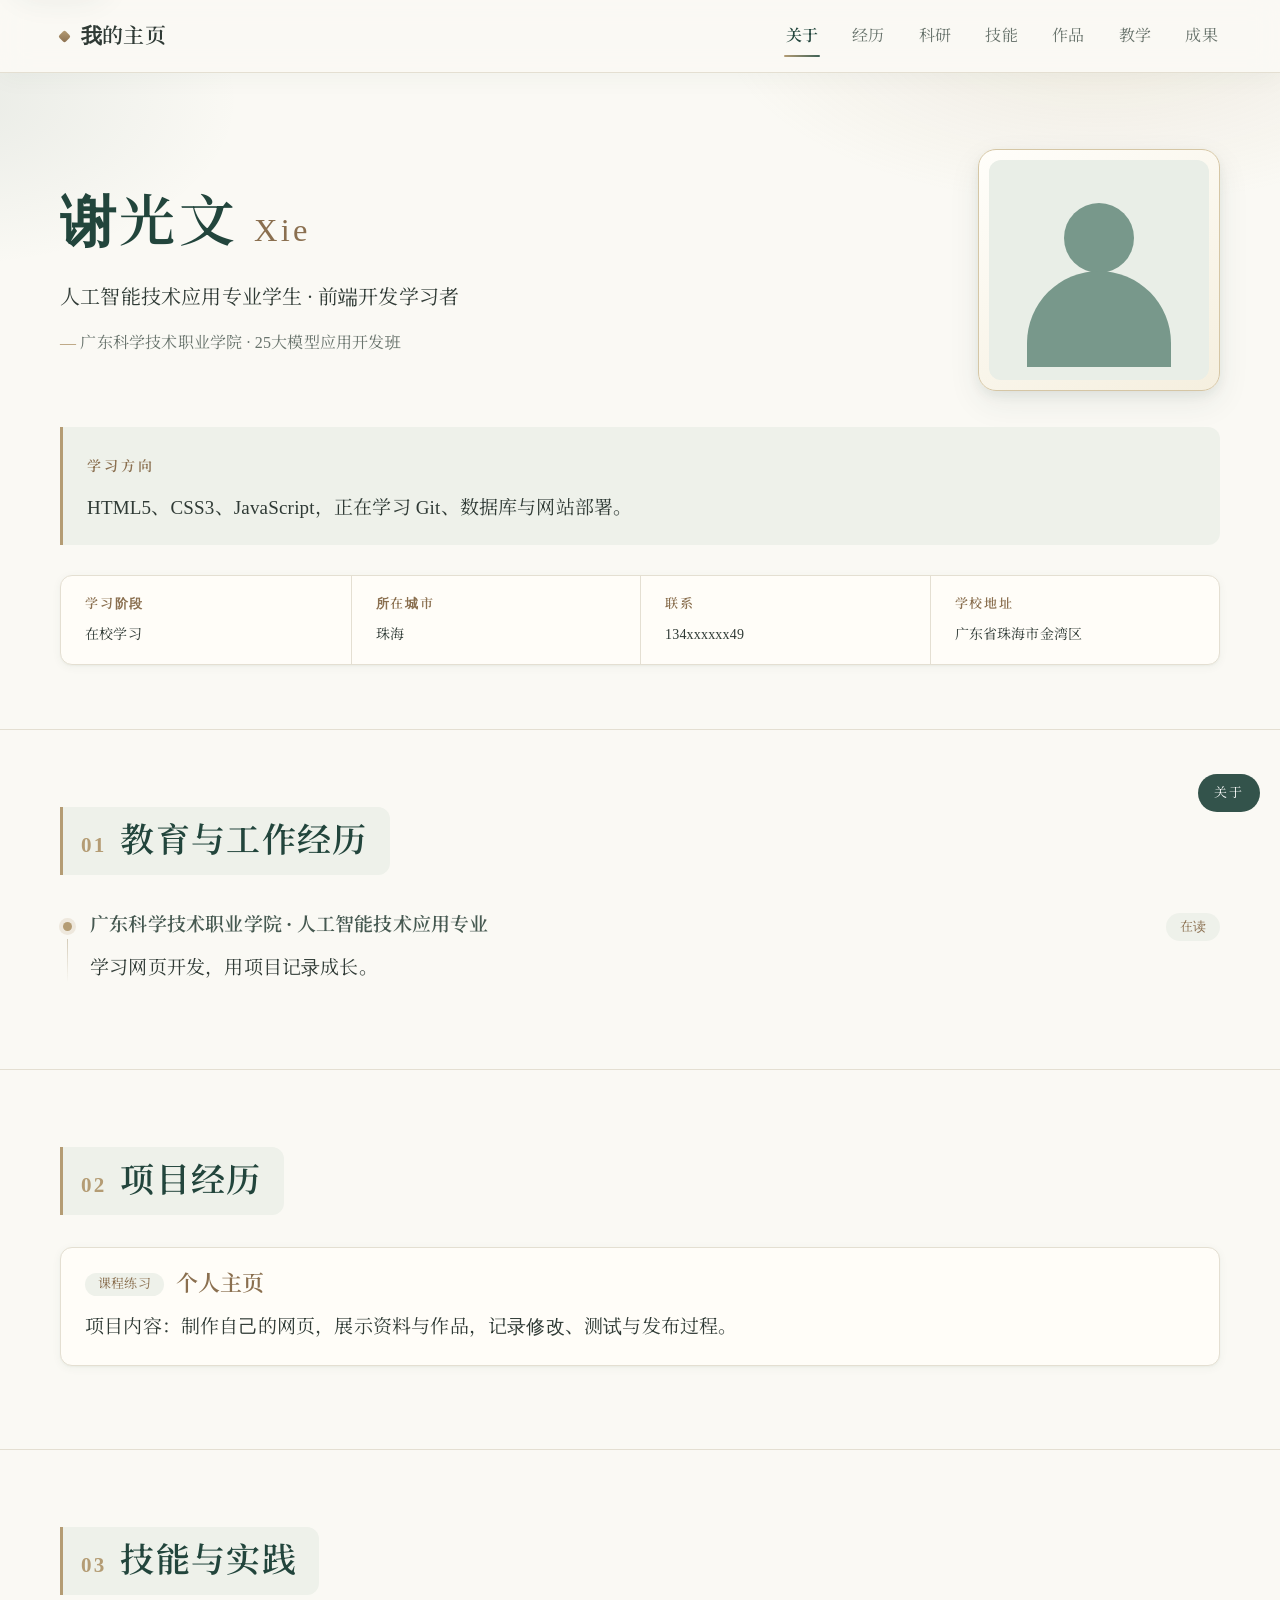
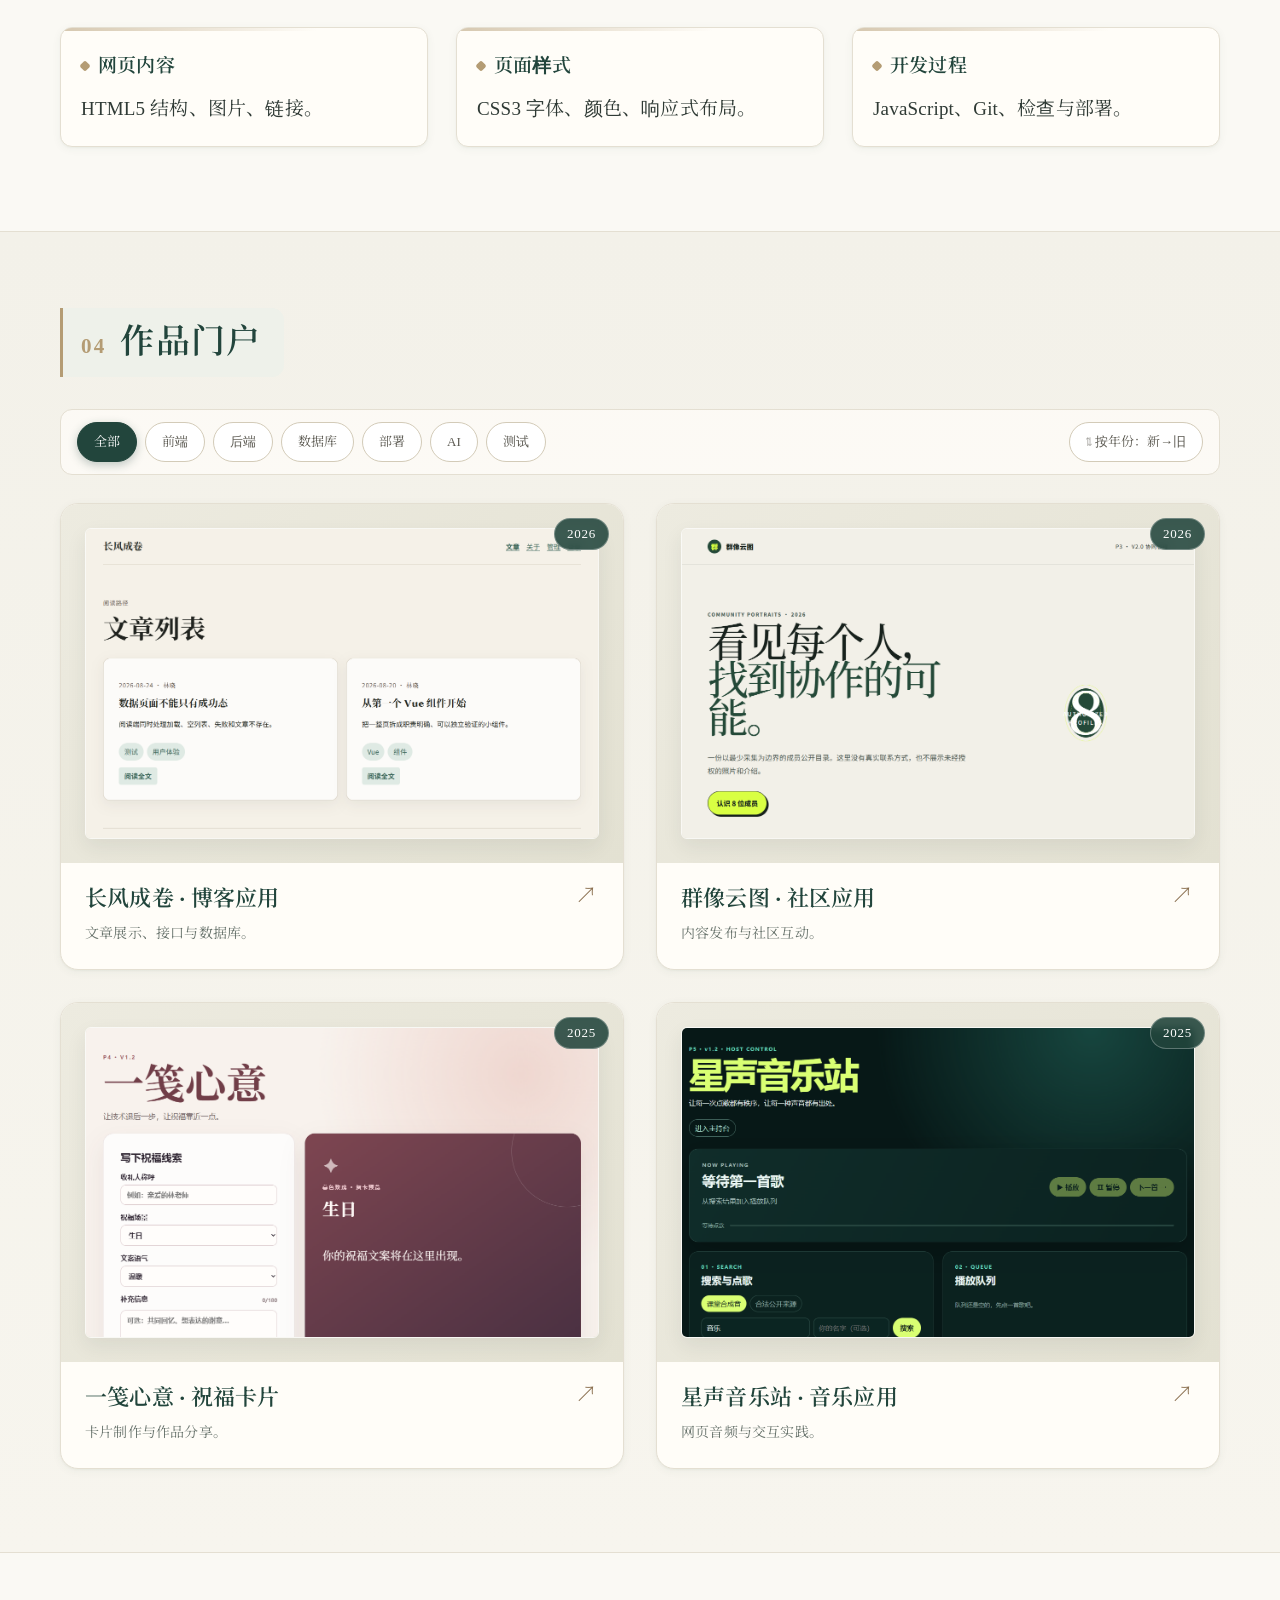
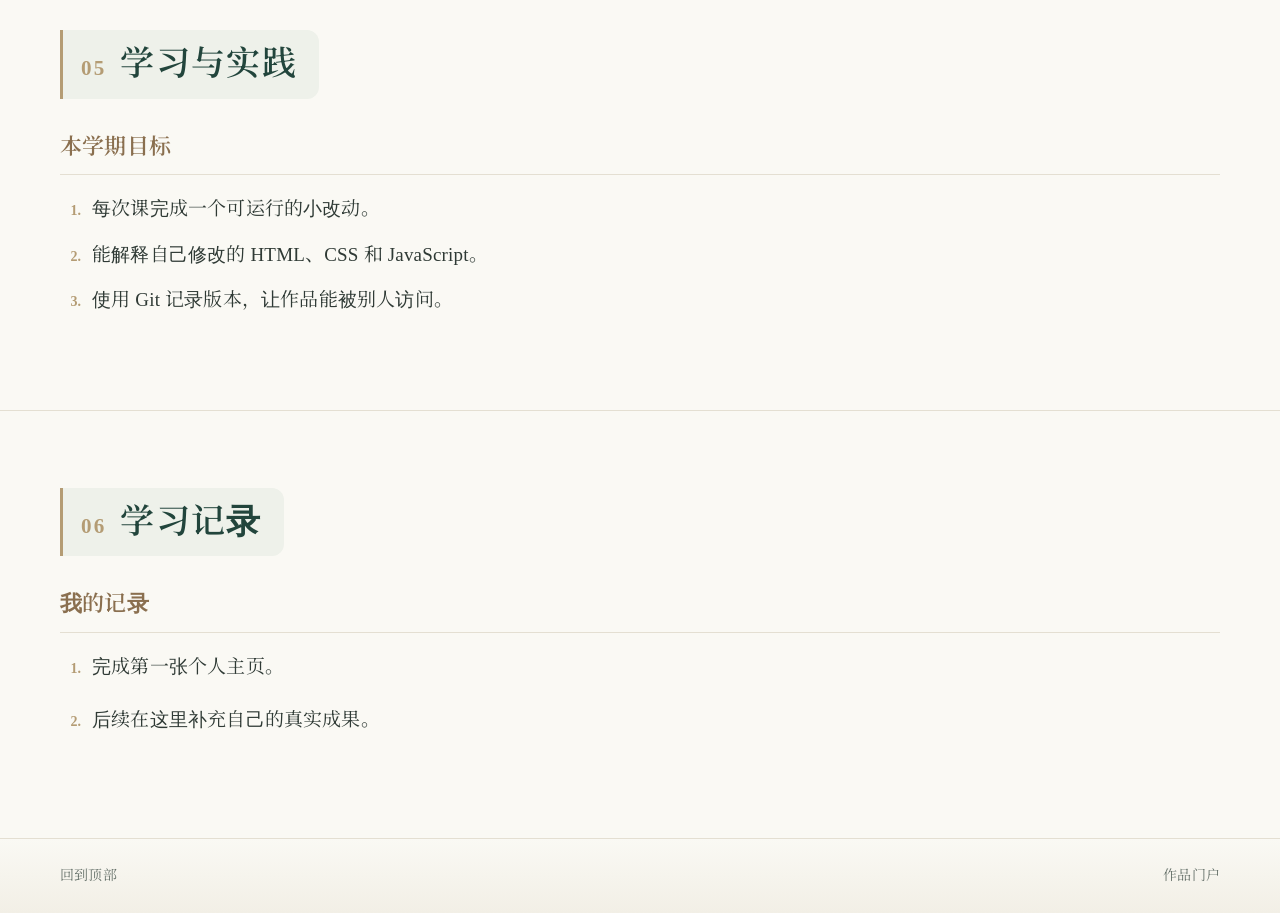
<file: work_0928-main/index.html>
<!DOCTYPE html>
<html lang="zh-CN">
<head>
  <meta charset="utf-8">
  <meta name="viewport" content="width=device-width, initial-scale=1">
  <!-- noindex：课程练习站点，不希望被搜索引擎收录 -->
  <meta name="robots" content="noindex, nofollow">
  <meta name="description" content="课程练习：个人介绍、技能与作品门户。">
  <title>我的个人主页</title>
  <link rel="icon" type="image/svg+xml" href="assets/favicon.svg">
  <link rel="stylesheet" href="styles.css">
  <!-- 脚本全部 defer：HTML 解析完成后按顺序执行，不阻塞渲染。
       works-data.js（作品数据）必须先于 works-render.js（渲染逻辑）加载。 -->
  <script src="works-data.js" defer></script>
  <script src="works-render.js" defer></script>
  <script src="app.js" defer></script>
</head>
<body>

  <!-- 无障碍：键盘用户可跳过导航直达正文 -->
  <a class="skip-link" href="#main">跳到正文</a>

  <!-- 顶部阅读进度条：宽度由 app.js 按滚动比例设置 -->
  <div class="reading-progress" id="reading-progress" aria-hidden="true"></div>

  <!-- ════════════════════════════════════════════════════════════
       头部导航
       维护：新增/删除栏目时，在这里同步增删 <a href="#栏目ID">，
       页面主体再放一个 id 相同的 <section> 即可，其余自动生效
       （当前项高亮、右下角指示器由 app.js 依据这里的文字生成）。
       ════════════════════════════════════════════════════════════ -->
  <header class="site-header">
    <div class="container header-inner">
      <a class="brand" href="#about">我的主页</a>
      <nav aria-label="主导航">
        <a href="#about">关于</a>
        <a href="#experience">经历</a>
        <a href="#projects">科研</a>
        <a href="#skills">技能</a>
        <a href="#portfolio">作品</a>
        <a href="#teaching">教学</a>
        <a href="#publications">成果</a>
      </nav>
    </div>
  </header>

  <main id="main">
    <!-- ════════════════════════════════════════════════════════════
         内容维护指南
         · 新增栏目：复制下方任意一个 <section class="section"> 块，
           改掉 id 与标题文字，并到顶部 <nav> 加一个对应链接。
         · 新增作品：只改 works-data.js（数据与视图分离），不动本文件。
         · 栏目淡入、导航高亮等交互由 app.js 自动接管，无需额外代码。
         · 所有栏目共用 section → container → 标题/内容 结构，
           样式统一由 styles.css 控制。
         ════════════════════════════════════════════════════════════ -->

    <!-- ──────────────── ① 关于（首屏）──────────────── -->
    <!-- 练习：修改姓名、研究方向、头像路径和联系方式。 -->
    <section class="hero" id="about">
      <div class="container">
        <div class="hero-top">
          <div class="hero-copy">
            <h1>谢光文<span>Xie</span></h1>
            <p class="hero-role">人工智能技术应用专业学生 · 前端开发学习者</p>
            <p class="hero-school">广东科学技术职业学院 · 25大模型应用开发班</p>
          </div>
          <div class="hero-visual">
            <figure>
              <img src="assets/avatar.svg" alt="个人头像占位图，请替换为自己的图片" width="220" height="220">
            </figure>
          </div>
        </div>

        <div class="research-direction" id="research-direction">
          <span class="eyebrow">学习方向</span>
          <p>HTML5、CSS3、JavaScript，正在学习 Git、数据库与网站部署。</p>
        </div>

        <!-- 基本资料：四格信息卡，按需增删 <div> 格子（桌面端自动均分） -->
        <div class="profile-details">
          <div>
            <span>学习阶段</span>
            <p>在校学习</p>
          </div>
          <div>
            <span>所在城市</span>
            <p>珠海</p>
          </div>
          <div>
            <span>联系</span>
            <p>134xxxxxx49</p>
          </div>
          <div>
            <span>学校地址</span>
            <p>广东省珠海市金湾区</p>
          </div>
        </div>
      </div>
    </section>

    <!-- ──────────────── ② 教育与工作经历 ──────────────── -->
    <!-- 练习：复制 .experience-item 可增加一条自己的经历。 -->
    <section class="section" id="experience">
      <div class="container">
        <header class="section-heading">
          <h2>教育与工作经历</h2>
        </header>
        <div class="section-content">
          <div class="experience-item">
            <p class="experience-heading">
              <strong>广东科学技术职业学院 · 人工智能技术应用专业</strong>
              <time>在读</time>
            </p>
            <p class="experience-detail">学习网页开发，用项目记录成长。</p>
          </div>
        </div>
      </div>
    </section>

    <!-- ──────────────── ③ 项目经历 ──────────────── -->
    <section class="section" id="projects">
      <div class="container">
        <header class="section-heading">
          <h2>项目经历</h2>
        </header>
        <div class="section-content">
          <article class="research-item">
            <h3><time>课程练习</time>个人主页</h3>
            <p>项目内容：制作自己的网页，展示资料与作品，记录修改、测试与发布过程。</p>
          </article>
        </div>
      </div>
    </section>

    <!-- ──────────────── ④ 技能与实践 ──────────────── -->
    <section class="section" id="skills">
      <div class="container">
        <header class="section-heading">
          <h2>技能与实践</h2>
        </header>
        <div class="section-content">
          <ul class="skills-list">
            <li><strong>网页内容</strong>HTML5 结构、图片、链接。</li>
            <li><strong>页面样式</strong>CSS3 字体、颜色、响应式布局。</li>
            <li><strong>开发过程</strong>JavaScript、Git、检查与部署。</li>
          </ul>
        </div>
      </div>
    </section>

    <!-- ──────────────── ⑤ 作品门户 ──────────────── -->
    <!-- 卡片不写在 HTML 里：works-render.js 依据 works-data.js 渲染，
         增删作品、改标题、换封面只动数据文件，天然不会出现两处不同步。
         筛选/排序工具条里的按钮同样由 JS 生成，不写 JS 时页面照常显示
         noscript 兜底提示。 -->
    <section class="section" id="portfolio">
      <div class="container">
        <header class="section-heading">
          <h2>作品门户</h2>
        </header>

        <div class="works-toolbar">
          <div class="works-tags" id="works-tags"></div>
          <button class="works-sort" id="works-sort" type="button">按年份：新→旧</button>
        </div>

        <noscript>
          <p class="works-notice">作品列表需要 JavaScript 渲染；当前未启用脚本，作品清单见 works-data.js。</p>
        </noscript>
        <ol class="portfolio-list"></ol>
      </div>
    </section>

    <!-- ──────────────── ⑥ 学习与实践 ──────────────── -->
    <section class="section" id="teaching">
      <div class="container">
        <header class="section-heading">
          <h2>学习与实践</h2>
        </header>
        <div class="section-content">
          <div class="teaching-group">
            <h3>本学期目标</h3>
            <ol>
              <li>每次课完成一个可运行的小改动。</li>
              <li>能解释自己修改的 HTML、CSS 和 JavaScript。</li>
              <li>使用 Git 记录版本，让作品能被别人访问。</li>
            </ol>
          </div>
        </div>
      </div>
    </section>

    <!-- ──────────────── ⑦ 学习记录 ──────────────── -->
    <section class="section" id="publications">
      <div class="container">
        <header class="section-heading">
          <h2>学习记录</h2>
        </header>
        <div class="section-content">
          <div class="publication-group">
            <h3>我的记录</h3>
            <ol class="references">
              <li>完成第一张个人主页。</li>
              <li>后续在这里补充自己的真实成果。</li>
            </ol>
          </div>
        </div>
      </div>
    </section>
  </main>

  <!-- 以下两块由 app.js 控制：不写 JS 时它们存在但不可见 -->
  <p class="section-indicator" id="section-indicator" aria-live="polite"></p>
  <button class="to-top" id="to-top" type="button" aria-label="返回页面顶部">↑</button>

  <footer>
    <div class="container footer-inner">
      <a href="#about">回到顶部</a>
      <a href="#portfolio">作品门户</a>
    </div>
  </footer>

</body>
</html>
</file>
<file: work_0928-main/styles.css>
/* ══════════════════════════════════════════════════════════════
   设计系统 · 个人主页
   结构：① 设计令牌 ② 基础排版 ③ 头部导航 ④ 首屏 Hero
        ⑤ 通用栏目 ⑥ 内容组件 ⑦ 作品门户 ⑧ 页脚
        ⑨ JS 驱动的固定元素 ⑩ 响应式 ⑪ 动效偏好 / 打印
   说明：所有颜色、字号、间距、阴影、圆角、动效统一走 :root 令牌，
        JS 依赖的类名契约（is-current / is-visible / aria-pressed…）全部保留。
   ══════════════════════════════════════════════════════════════ */

/* ---------- ① 字体 ---------- */
/* 1. 中文用本地思源宋体，英文优先 Times New Roman。 */
@font-face {
  font-family: "Resume Serif SC";
  src: url("assets/noto-serif-sc-400.woff2") format("woff2");
  font-style: normal;
  font-weight: 400;
  font-display: swap;
}
@font-face {
  font-family: "Resume Serif SC";
  src: url("assets/noto-serif-sc-600.woff2") format("woff2");
  font-style: normal;
  font-weight: 600 900;
  font-display: swap;
}

/* ---------- ② 设计令牌 ---------- */
:root {
  /* 色彩系统：墨绿主色、古铜辅色、香槟金点缀、宣纸底色 */
  --c-ink: #2f3a35;            /* 正文 */
  --c-ink-soft: #68736c;       /* 次要文字 */
  --c-heading: #22453c;        /* 一级标题 · 墨绿 */
  --c-accent: #3e6156;         /* 强调 · 松绿 */
  --c-bronze: #8a6f4f;         /* 次级标题 · 古铜 */
  --c-gold: #b49c74;           /* 点缀 · 香槟金 */
  --c-gold-soft: #d5c6a5;      /* 浅金（悬停描边） */

  --c-paper: #faf9f4;          /* 页面底色 */
  --c-card: #fffdf8;           /* 卡片底色 */
  --c-wash: #eef1ea;           /* 浅绿洗色 */
  --c-line: #e4dfd2;           /* 常规分隔线 */
  --c-line-strong: #d3cbb8;    /* 加重分隔线 */

  /* 字体层级（流式 clamp：小屏取下限，大屏取上限） */
  --font-serif: "Times New Roman", "Resume Serif SC", "Noto Serif SC", "Songti SC", SimSun, serif;
  --fs-display: clamp(2.375rem, 1.6rem + 2.6vw, 3.5rem);   /* h1 38→56 */
  --fs-title: clamp(1.625rem, 1.25rem + 1.4vw, 2.125rem);  /* h2 26→34 */
  --fs-subtitle: clamp(1.1875rem, 1.05rem + 0.5vw, 1.375rem); /* h3 19→22 */
  --fs-body: clamp(1.0625rem, 0.95rem + 0.35vw, 1.1875rem);/* 正文 17→19 */
  --fs-small: 1rem;
  --fs-caption: 0.875rem;
  --fs-tiny: 0.8125rem;

  /* 间距规范（4 的倍数） */
  --sp-1: 4px;  --sp-2: 8px;  --sp-3: 12px; --sp-4: 16px;
  --sp-5: 20px; --sp-6: 24px; --sp-8: 32px; --sp-10: 40px;
  --sec-pad-top: clamp(48px, 6vw, 84px);
  --sec-pad-bottom: clamp(52px, 6.5vw, 88px);

  /* 圆角 */
  --r-sm: 6px; --r-md: 12px; --r-lg: 18px; --r-pill: 999px;

  /* 阴影（墨绿色调，柔和不脏） */
  --sh-1: 0 1px 2px rgba(34, 69, 60, .04), 0 2px 10px rgba(34, 69, 60, .05);
  --sh-2: 0 4px 12px rgba(34, 69, 60, .07), 0 12px 32px rgba(34, 69, 60, .08);
  --sh-3: 0 8px 20px rgba(34, 69, 60, .1), 0 20px 48px rgba(34, 69, 60, .13);

  /* 动效令牌 */
  --ease: cubic-bezier(.22, .61, .36, 1);
  --ease-spring: cubic-bezier(.34, 1.4, .64, 1);
  --t-fast: .18s;
  --t-med: .3s;
  --t-slow: .55s;

  /* 布局 */
  --header-h: 72px;
  --container-gap: clamp(36px, 7vw, 96px);
}

/* ---------- ③ 基础排版 ---------- */
* { box-sizing: border-box; }
html {
  scroll-padding-top: calc(var(--header-h) + 24px);
  scroll-behavior: smooth;
  -webkit-text-size-adjust: 100%;
}
body {
  margin: 0;
  color: var(--c-ink);
  background: var(--c-paper);
  font: var(--fs-body)/1.85 var(--font-serif);
  letter-spacing: .01em;
}
a { color: var(--c-accent); text-decoration: none; transition: color var(--t-fast) var(--ease); }
a:hover { text-decoration: underline; text-underline-offset: 5px; }
h1, h2, h3, p, figure { margin: 0; }
h1, h2, h3 { line-height: 1.45; text-wrap: balance; }
h2 { font-size: var(--fs-title); font-weight: 600; color: var(--c-heading); letter-spacing: .04em; }
h3 { font-size: var(--fs-subtitle); font-weight: 600; color: var(--c-bronze); }
img { max-width: 100%; }
button { font: inherit; cursor: pointer; }

/* 统一键盘焦点环：看得清、不突兀 */
:focus-visible { outline: 2px solid var(--c-accent); outline-offset: 3px; border-radius: 3px; }
::selection { background: #dde6d6; color: var(--c-heading); }

/* 细滚动条（仅精确指针设备，避免手机占宽） */
@media (pointer: fine) {
  ::-webkit-scrollbar { width: 10px; height: 10px; }
  ::-webkit-scrollbar-thumb { background: #cdc5af; border: 2px solid var(--c-paper); border-radius: var(--r-pill); }
  ::-webkit-scrollbar-thumb:hover { background: var(--c-gold); }
  ::-webkit-scrollbar-track { background: transparent; }
}

.container { width: min(1160px, calc(100% - var(--container-gap))); margin-inline: auto; }

/* 无障碍跳转链接：聚焦时滑入 */
.skip-link {
  position: fixed; top: 14px; left: 14px; z-index: 100;
  padding: 10px 18px;
  background: var(--c-heading); color: #fff;
  border-radius: var(--r-pill); font-size: var(--fs-caption);
  box-shadow: var(--sh-2);
  transform: translateY(-160%);
  transition: transform var(--t-med) var(--ease);
}
.skip-link:focus { transform: none; text-decoration: none; }

/* ---------- ④ 头部与导航 ---------- */
.site-header {
  position: sticky; top: 0; z-index: 10;
  background: rgba(250, 249, 244, .82);
  backdrop-filter: blur(14px) saturate(140%);
  -webkit-backdrop-filter: blur(14px) saturate(140%);
  border-bottom: 1px solid var(--c-line);
  box-shadow: 0 6px 24px rgba(34, 69, 60, .04);
}
.header-inner {
  display: flex; justify-content: space-between; align-items: center;
  gap: var(--sp-8); min-height: var(--header-h);
}
.brand {
  display: inline-flex; align-items: center; gap: 12px;
  font-size: 21px; font-weight: 600; color: var(--c-ink); white-space: nowrap;
  transition: color var(--t-fast) var(--ease);
}
/* 品牌前的金色菱形标记，与技能卡的项目符号呼应 */
.brand::before {
  content: ""; width: 9px; height: 9px; flex-shrink: 0;
  background: linear-gradient(135deg, var(--c-gold), var(--c-bronze));
  border-radius: 2px; transform: rotate(45deg);
  transition: transform var(--t-med) var(--ease-spring);
}
.brand:hover { color: var(--c-heading); text-decoration: none; }
.brand:hover::before { transform: rotate(225deg) scale(1.15); }

nav { display: flex; gap: clamp(16px, 2.4vw, 30px); }
nav a {
  position: relative; padding: 8px 2px;
  color: var(--c-ink-soft); font-size: var(--fs-small); letter-spacing: .02em;
  transition: color var(--t-fast) var(--ease);
}
/* 悬停/当前项共用一条从左向右生长的金色下划线 */
nav a::after {
  content: ""; position: absolute; left: 0; right: 0; bottom: 2px; height: 2px;
  border-radius: 2px;
  background: linear-gradient(90deg, var(--c-gold), var(--c-accent));
  transform: scaleX(0); transform-origin: left;
  transition: transform var(--t-med) var(--ease);
}
nav a:hover { color: var(--c-accent); text-decoration: none; }
nav a:hover::after { transform: scaleX(.55); }
/* JavaScript 只切换类名；选中时的外观仍由 CSS 负责。 */
nav a.is-current { color: var(--c-heading); font-weight: 600; }
nav a.is-current::after { transform: scaleX(1); }

/* ---------- ⑤ 首屏 Hero ---------- */
.hero {
  position: relative; isolation: isolate;
  padding: clamp(44px, 6vw, 76px) 0 clamp(40px, 5.5vw, 64px);
}
/* 右上暖金 + 左上松绿的两团柔光，营造纸面氛围 */
.hero::before {
  content: ""; position: absolute; inset: 0; z-index: -1;
  background:
    radial-gradient(620px 300px at 86% -8%, rgba(180, 156, 116, .16), transparent 62%),
    radial-gradient(520px 300px at -4% 4%, rgba(62, 97, 86, .09), transparent 56%);
  pointer-events: none;
}
.hero-top {
  display: flex; justify-content: space-between; align-items: center;
  gap: clamp(24px, 4vw, 48px);
}
h1 {
  font-size: var(--fs-display); font-weight: 600; color: var(--c-heading);
  letter-spacing: .06em; margin-bottom: var(--sp-4);
}
h1 span {
  font-size: .58em; font-weight: 400; letter-spacing: .1em;
  color: var(--c-bronze); margin-left: var(--sp-4);
}
.hero-role { margin-bottom: var(--sp-3); font-size: clamp(1.0625rem, 1rem + .4vw, 1.25rem); }
.hero-school { color: var(--c-ink-soft); font-size: var(--fs-small); }
.hero-school::before { content: "— "; color: var(--c-gold); }

/* 头像相框：双描边 + 悬停轻浮起 */
.hero-visual { flex-shrink: 0; }
.hero-visual figure {
  padding: 10px;
  border: 1px solid var(--c-gold-soft);
  background: linear-gradient(150deg, #fffefa, #f5efdf);
  border-radius: var(--r-lg);
  box-shadow: var(--sh-2);
  transition: transform var(--t-med) var(--ease-spring), box-shadow var(--t-med) var(--ease);
}
.hero-visual figure:hover { transform: translateY(-4px) rotate(1.2deg); box-shadow: var(--sh-3); }
.hero-visual img {
  display: block; width: 220px; height: auto; aspect-ratio: 1;
  object-fit: cover; border-radius: calc(var(--r-lg) - 6px);
}

/* 学习方向面板 */
.research-direction {
  margin-top: clamp(24px, 3.5vw, 36px);
  padding: var(--sp-5) var(--sp-6);
  background: var(--c-wash);
  border-left: 3px solid var(--c-gold);
  border-radius: 0 var(--r-md) var(--r-md) 0;
}
.research-direction > span {
  display: inline-block;
  font-size: var(--fs-caption); font-weight: 600; color: var(--c-bronze);
  letter-spacing: .22em;
}
.research-direction p { margin-top: var(--sp-2); font-size: var(--fs-body); }
.research-direction strong { font-weight: 600; color: var(--c-heading); }

/* 基本资料：一张四格信息卡，格线分隔、悬停微亮 */
.profile-details {
  display: grid; grid-template-columns: repeat(4, 1fr);
  margin-top: clamp(20px, 3vw, 30px);
  background: var(--c-card);
  border: 1px solid var(--c-line); border-radius: var(--r-md);
  overflow: hidden; box-shadow: var(--sh-1);
}
.profile-details > div {
  padding: var(--sp-4) var(--sp-6);
  transition: background var(--t-fast) var(--ease);
}
.profile-details > div + div { border-left: 1px solid var(--c-line); }
.profile-details > div:hover { background: #f7f4ea; }
.profile-details > div > span {
  display: block;
  color: var(--c-bronze); font-size: var(--fs-tiny); font-weight: 600;
  letter-spacing: .14em;
}
.profile-details p { margin-top: 6px; font-size: var(--fs-caption); }
.profile-details a { overflow-wrap: anywhere; }

/* ---------- ⑥ 通用栏目 ---------- */
.section { border-top: 1px solid var(--c-line); padding: var(--sec-pad-top) 0 var(--sec-pad-bottom); }
.section-heading { margin-bottom: clamp(22px, 3vw, 32px); }
/* 栏目标题：浅绿洗色块 + 金色左边条 + 自动编号（01 / 02…） */
.section-heading h2 {
  display: inline-flex; align-items: baseline; gap: 14px;
  padding: 9px 22px 10px 18px;
  border-left: 3px solid var(--c-gold);
  background: var(--c-wash);
  border-radius: 0 var(--r-md) var(--r-md) 0;
}
.section-heading h2::before {
  content: counter(section-index, decimal-leading-zero);
  counter-increment: section-index;
  font-size: .62em; font-weight: 600; color: var(--c-gold);
  letter-spacing: .1em; font-variant-numeric: tabular-nums;
}
/* 编号从第一个 .section 数起，Hero 不参与 */
main { counter-reset: section-index; }

/* 经历条目：细时间线（金点 + 竖线） */
.experience-item { position: relative; margin-bottom: var(--sp-6); padding-left: 30px; }
.experience-item:last-child { margin-bottom: 0; }
.experience-item::before {
  content: ""; position: absolute; left: 3px; top: 15px;
  width: 9px; height: 9px; border-radius: 50%;
  background: var(--c-gold);
  box-shadow: 0 0 0 4px rgba(180, 156, 116, .18);
}
.experience-item::after {
  content: ""; position: absolute; left: 7px; top: 32px; bottom: 4px; width: 1px;
  background: linear-gradient(var(--c-line-strong), transparent);
}
.experience-heading { display: flex; justify-content: space-between; align-items: baseline; gap: var(--sp-6); }
.experience-heading strong { font-size: var(--fs-body); font-weight: 600; color: #465951; }
.experience-heading time {
  flex-shrink: 0; padding: 2px 14px;
  background: var(--c-wash); border-radius: var(--r-pill);
  color: var(--c-bronze); font-size: var(--fs-tiny);
  font-variant-numeric: tabular-nums;
}
.experience-detail { margin-top: var(--sp-2); color: var(--c-ink); font-size: var(--fs-body); }

/* 项目经历：轻卡片 + 悬停上浮 */
.research-item {
  padding: var(--sp-5) var(--sp-6);
  background: var(--c-card);
  border: 1px solid var(--c-line); border-radius: var(--r-md);
  box-shadow: var(--sh-1);
  transition: transform var(--t-med) var(--ease), box-shadow var(--t-med) var(--ease), border-color var(--t-med) var(--ease);
}
.research-item:hover { transform: translateY(-3px); box-shadow: var(--sh-2); border-color: var(--c-gold-soft); }
.research-item h3 { font-size: var(--fs-subtitle); }
.research-item time {
  display: inline-block; margin-right: var(--sp-3); padding: 2px 13px;
  background: var(--c-wash); border-radius: var(--r-pill);
  font-size: var(--fs-tiny); font-weight: 400; color: var(--c-bronze);
  vertical-align: 3px;
}
.research-item p { font-size: var(--fs-body); margin-top: var(--sp-2); line-height: 1.95; }

/* 技能卡：三列自适应，顶部金色渐变线，悬停浮起 */
.skills-list {
  list-style: none; margin: 0; padding: 0;
  display: grid; gap: clamp(16px, 2.4vw, 28px);
  grid-template-columns: repeat(auto-fit, minmax(min(100%, 230px), 1fr));
}
.skills-list li {
  position: relative; overflow: hidden;
  padding: var(--sp-5) var(--sp-5) var(--sp-5) var(--sp-5);
  background: var(--c-card);
  border: 1px solid var(--c-line); border-radius: var(--r-md);
  box-shadow: var(--sh-1);
  font-size: var(--fs-body);
  transition: transform var(--t-med) var(--ease), box-shadow var(--t-med) var(--ease), border-color var(--t-med) var(--ease);
}
.skills-list li::before {
  content: ""; position: absolute; top: 0; left: 0; right: 0; height: 3px;
  background: linear-gradient(90deg, var(--c-gold), transparent 70%);
  opacity: .55;
  transition: opacity var(--t-med) var(--ease);
}
.skills-list li:hover { transform: translateY(-4px); box-shadow: var(--sh-2); border-color: var(--c-gold-soft); }
.skills-list li:hover::before { opacity: 1; }
.skills-list strong {
  display: flex; align-items: center; gap: 9px;
  margin-bottom: var(--sp-2); font-weight: 600; color: var(--c-heading);
}
/* 金色菱形项目符号 */
.skills-list strong::before {
  content: ""; width: 8px; height: 8px; flex-shrink: 0;
  background: var(--c-gold); border-radius: 2px; transform: rotate(45deg);
}

/* ---------- ⑦ 作品门户 ---------- */
/* 作品图像是实际网站截图。Grid 管布局，CSS 过渡负责轻微悬停效果。 */
#portfolio { background: linear-gradient(180deg, #f3f1e9, #f7f5ee); }

/* 筛选与排序工具条 */
.works-toolbar {
  display: flex; flex-wrap: wrap; align-items: center;
  gap: var(--sp-3);
  margin: 0 0 clamp(20px, 3vw, 28px);
  padding: var(--sp-3) var(--sp-4);
  background: rgba(255, 253, 248, .75);
  border: 1px solid var(--c-line); border-radius: var(--r-md);
}
.works-tags { display: flex; flex-wrap: wrap; gap: var(--sp-2); }
.works-tags button,
.works-sort {
  padding: 7px 16px;
  border: 1px solid var(--c-line-strong);
  border-radius: var(--r-pill);
  background: #fff;
  color: #5c5a52;
  font-size: var(--fs-tiny);
  transition: border-color var(--t-fast) var(--ease), background var(--t-fast) var(--ease),
              color var(--t-fast) var(--ease), transform var(--t-fast) var(--ease),
              box-shadow var(--t-fast) var(--ease);
}
.works-tags button:hover,
.works-sort:hover {
  border-color: var(--c-gold);
  transform: translateY(-1px);
  box-shadow: var(--sh-1);
}
.works-tags button:active,
.works-sort:active { transform: translateY(0); box-shadow: none; }
/* 选中的标签用主色填充，一眼能看出"现在在筛什么" */
.works-tags button[aria-pressed="true"] {
  border-color: var(--c-heading);
  background: var(--c-heading);
  color: #fff;
  box-shadow: 0 3px 10px rgba(34, 69, 60, .28);
}
.works-sort { margin-left: auto; }
.works-sort::before { content: "⇅ "; opacity: .6; font-size: .9em; }

.portfolio-list {
  padding: 0; margin: 0; list-style: none;
  display: grid; gap: clamp(20px, 2.8vw, 32px);
  grid-template-columns: repeat(auto-fit, minmax(min(100%, 400px), 1fr));
}
/* 倾斜角度集中在一个变量：卡片转 --tilt，年份徽标反向转回，始终水平 */
.work-card { position: relative; --tilt: -5deg; }
.work-card > a {
  display: block; height: 100%;
  border: 1px solid var(--c-line); border-radius: var(--r-lg);
  overflow: hidden;
  background: var(--c-card);
  box-shadow: var(--sh-1);
  /* 以底边为轴心倾斜：顶边向左摆，右下角不动，不会甩出视口产生横向滚动 */
  transform-origin: center bottom;
  transition: transform var(--t-med) var(--ease), box-shadow var(--t-med) var(--ease), border-color var(--t-med) var(--ease);
}
/* 悬停：整卡上浮并向左倾斜 5°；徽标在封面内反向旋转抵消倾角 */
.work-card:hover { z-index: 3; }
.work-card > a:hover {
  text-decoration: none;
  transform: translateY(-6px) rotate(var(--tilt));
  border-color: var(--c-gold-soft);
  box-shadow: var(--sh-3);
}
.work-card > a:hover .work-year { transform: rotate(calc(var(--tilt) * -1)); }
.work-card > a:focus-visible { outline-offset: 4px; }
.work-cover {
  position: relative;
  padding: clamp(16px, 2vw, 24px);
  overflow: hidden;
  background: linear-gradient(135deg, #edebe0, #e3e1d2);
}
.work-blog .work-cover { background: linear-gradient(135deg, #e9efe6, #dbe4d6); }
.work-community .work-cover { background: linear-gradient(135deg, #e2ece2, #d2e0d2); }
.work-greeting-card .work-cover { background: linear-gradient(135deg, #f0e5de, #e7d6cc); }
.work-music-station .work-cover { background: linear-gradient(135deg, #e2e7ec, #d4dbe3); }
.work-cover img {
  display: block; width: 100%; height: auto; aspect-ratio: 1.65;
  object-fit: cover; object-position: top;
  border: 1px solid rgba(255, 255, 255, .7); border-radius: var(--r-sm);
  box-shadow: 0 8px 20px rgba(43, 57, 54, .08);
  transition: transform .5s var(--ease);
}
.work-card > a:hover img { transform: scale(1.03); }
.work-copy { position: relative; padding: var(--sp-5) var(--sp-6) calc(var(--sp-5) + 2px); }
.work-copy h3 { color: var(--c-heading); font-size: var(--fs-subtitle); padding-right: 32px; }
.work-copy p { margin-top: 6px; font-size: var(--fs-caption); color: var(--c-ink-soft); }
.work-copy::after {
  content: "↗"; position: absolute; top: 22px; right: 26px;
  color: var(--c-bronze); font-size: 22px; line-height: 1;
  transition: transform var(--t-med) var(--ease-spring), color var(--t-fast) var(--ease);
}
.work-card > a:hover .work-copy::after { transform: translate(4px, -4px); color: var(--c-accent); }

/* 年份徽标：贴在封面右上角，跟随卡片移动但保持水平 */
.work-year {
  position: absolute; top: 14px; right: 14px; z-index: 2;
  padding: 3px 12px;
  border-radius: var(--r-pill);
  background: rgba(34, 69, 60, .88);
  border: 1px solid rgba(255, 255, 255, .28);
  color: #fff; font-size: var(--fs-tiny);
  letter-spacing: .06em;
  font-variant-numeric: tabular-nums;
  backdrop-filter: blur(4px);
  -webkit-backdrop-filter: blur(4px);
  transition: transform var(--t-med) var(--ease);
}

/* noscript 兜底提示：未启用 JS 时告诉访客作品清单在哪里 */
.works-notice { margin-top: var(--sp-4); font-size: var(--fs-caption); color: var(--c-ink-soft); }

/* 没有作品时的提示，不要让列表空着什么都不说 */
.works-empty {
  grid-column: 1 / -1;
  padding: var(--sp-10) 0;
  text-align: center; color: #8a857a;
  border: 1px dashed var(--c-line-strong);
  border-radius: var(--r-md);
}

/* 教学 / 记录分组：统一卡片容器 */
.teaching-group { margin-bottom: var(--sp-6); scroll-margin-top: calc(var(--header-h) + 24px); }
.teaching-group:last-child { margin-bottom: 0; }
.teaching-group h3 { margin-bottom: var(--sp-4); padding-bottom: var(--sp-3); border-bottom: 1px solid var(--c-line); }
.teaching-group ol { margin: 0; padding-left: 25px; }
.teaching-group li { padding-left: 7px; margin-bottom: 10px; font-size: var(--fs-body); }
.teaching-group li::marker { color: var(--c-gold); font-weight: 600; font-size: var(--fs-caption); }

.publication-group { margin-bottom: var(--sp-6); }
.publication-group:last-child { margin-bottom: 0; }
.publication-group h3 { margin-bottom: var(--sp-4); padding-bottom: var(--sp-3); border-bottom: 1px solid var(--c-line); }
.references { margin: 0; padding-left: 25px; }
.references li { padding-left: 7px; margin-bottom: 17px; font-size: var(--fs-body); line-height: 1.9; overflow-wrap: anywhere; }
.references li::marker { color: var(--c-gold); font-weight: 600; font-size: var(--fs-caption); }
.references strong { font-weight: 600; color: var(--c-heading); }

/* ---------- ⑧ 页脚 ---------- */
footer {
  border-top: 1px solid var(--c-line);
  background: linear-gradient(180deg, transparent, #f2efe6);
  padding: var(--sp-6) 0;
}
.footer-inner { display: flex; align-items: center; justify-content: space-between; gap: var(--sp-6); }
.footer-inner a {
  position: relative; font-size: var(--fs-caption); color: var(--c-ink-soft);
  transition: color var(--t-fast) var(--ease);
}
/* 与导航一致的下划线生长动效 */
.footer-inner a::after {
  content: ""; position: absolute; left: 0; right: 0; bottom: -3px; height: 1.5px;
  background: var(--c-gold); border-radius: 2px;
  transform: scaleX(0); transform-origin: left;
  transition: transform var(--t-med) var(--ease);
}
.footer-inner a:hover { color: var(--c-accent); text-decoration: none; }
.footer-inner a:hover::after { transform: scaleX(1); }

/* ---------- ⑨ JS 驱动的固定元素 ---------- */
/* 顶部阅读进度条：宽度由 JS 按滚动比例设置 */
.reading-progress {
  position: fixed; top: 0; left: 0; z-index: 30;
  height: 3px; width: 0;
  background: linear-gradient(90deg, var(--c-gold), var(--c-accent));
  box-shadow: 0 1px 6px rgba(180, 156, 116, .55);
  transition: width .08s linear;
}

/* 当前栏目指示器：右下角胶囊，内容由 JS 写入；空时不显示 */
.section-indicator {
  position: fixed; right: 20px; bottom: 88px; z-index: 20;
  padding: 7px 16px;
  border-radius: var(--r-pill);
  background: rgba(34, 69, 60, .92);
  backdrop-filter: blur(6px);
  -webkit-backdrop-filter: blur(6px);
  color: #fff; font-size: 13px; letter-spacing: 2px;
  opacity: 0; transform: translateY(8px) scale(.94);
  transition: opacity var(--t-med) var(--ease), transform var(--t-med) var(--ease-spring);
  pointer-events: none;
}
.section-indicator:not(:empty) { opacity: 1; transform: none; }

/* 返回顶部按钮：滚过一屏由 JS 加 is-visible 才出现 */
.to-top {
  position: fixed; right: 20px; bottom: 24px; z-index: 20;
  width: 48px; height: 48px;
  border: 1px solid var(--c-gold-soft); border-radius: 50%;
  background: rgba(255, 253, 248, .92);
  backdrop-filter: blur(6px);
  -webkit-backdrop-filter: blur(6px);
  color: var(--c-heading); font-size: 20px; line-height: 1;
  box-shadow: var(--sh-2);
  cursor: pointer;
  opacity: 0; transform: translateY(12px);
  transition: opacity var(--t-med) var(--ease), transform var(--t-med) var(--ease-spring),
              background var(--t-fast) var(--ease), color var(--t-fast) var(--ease);
  pointer-events: none;
}
.to-top.is-visible { opacity: 1; transform: none; pointer-events: auto; }
.to-top:hover { background: var(--c-heading); border-color: var(--c-heading); color: #fff; }
.to-top:active { transform: scale(.92); }

/* ---------- 栏目进入视口时淡入上移（JS 加 is-visible） ---------- */
/* 半透明初始态：没写 JS 时页面仍可读，只是淡一些。 */
.section, .hero {
  opacity: .28;
  transform: translateY(24px);
  transition: opacity var(--t-slow) var(--ease), transform var(--t-slow) var(--ease);
}
.section.is-visible, .hero.is-visible { opacity: 1; transform: none; }

/* 首屏内容错落入场：标题 → 职责 → 学校 → 头像 → 方向 → 资料卡 */
@keyframes rise-in {
  from { opacity: 0; transform: translateY(18px); }
  to { opacity: 1; transform: none; }
}
.hero.is-visible .hero-copy > * { animation: rise-in .55s var(--ease) both; }
.hero.is-visible .hero-copy > :nth-child(1) { animation-delay: .05s; }
.hero.is-visible .hero-copy > :nth-child(2) { animation-delay: .15s; }
.hero.is-visible .hero-copy > :nth-child(3) { animation-delay: .25s; }
.hero.is-visible .hero-visual { animation: rise-in .6s var(--ease) .2s both; }
.hero.is-visible .research-direction { animation: rise-in .55s var(--ease) .32s both; }
.hero.is-visible .profile-details { animation: rise-in .55s var(--ease) .42s both; }

/* ---------- ⑩ 响应式 ---------- */
/* 平板：四格资料收成两格，导航收紧 */
@media (max-width: 1000px) {
  :root { --container-gap: 48px; --header-h: 64px; }
  nav { gap: 18px; }
  nav a { font-size: 15px; }
  .profile-details { grid-template-columns: repeat(2, 1fr); }
  .profile-details > div + div { border-left: 0; }
  .profile-details > div:nth-child(even) { border-left: 1px solid var(--c-line); }
  .profile-details > div:nth-child(n + 3) { border-top: 1px solid var(--c-line); }
  .profile-details > div { padding: var(--sp-4) var(--sp-5); }
  .experience-heading { display: block; }
  .experience-heading time { display: inline-block; margin-top: var(--sp-2); }
  .hero-visual img { width: 190px; }
}

/* 手机：头部换行堆叠，首屏改纵向 */
@media (max-width: 640px) {
  :root {
    --container-gap: 36px;
    --header-h: 108px;
  }
  html { scroll-padding-top: calc(var(--header-h) + 16px); }
  .header-inner { display: block; padding: var(--sp-3) 0 var(--sp-2); }
  .brand { font-size: 20px; }
  nav { justify-content: space-between; flex-wrap: wrap; gap: 2px 12px; margin-top: var(--sp-2); }
  nav a { font-size: 13.5px; padding: 6px 0; }

  .hero { padding: var(--sp-8) 0 var(--sp-8); }
  .hero-top { display: block; position: relative; }
  h1 { padding-right: 150px; min-height: 150px; margin-bottom: var(--sp-4); }
  h1 span { display: block; margin: var(--sp-2) 0 0; }
  .hero-role { font-size: 17px; margin-bottom: var(--sp-2); }
  .hero-school { font-size: 15px; }
  .hero-visual { position: absolute; top: 0; right: 0; }
  .hero-visual figure { padding: 6px; border-radius: 14px; }
  .hero-visual img { width: 128px; border-radius: 9px; }
  .research-direction { margin-top: var(--sp-5); padding: var(--sp-4) var(--sp-5); }
  .profile-details > div { padding: var(--sp-3) var(--sp-4); }
  .profile-details p { font-size: 14.5px; }
  .profile-details > div > span { font-size: 13px; }

  .section { padding: var(--sp-8) 0 calc(var(--sp-8) + 4px); }
  .section-heading { margin-bottom: var(--sp-4); }
  .experience-item { padding-left: 26px; }
  .experience-heading strong { font-size: 18px; }
  .research-item { padding: var(--sp-4) var(--sp-5); }
  .research-item time { display: block; margin: 0 0 var(--sp-1); }
  .teaching-group { scroll-margin-top: calc(var(--header-h) + 16px); }

  .works-toolbar { padding: var(--sp-3); }
  .works-sort { margin-left: 0; }
  .work-copy { padding: var(--sp-4) var(--sp-5); }
  .work-copy h3 { font-size: 20px; }
  .work-copy p { font-size: 15px; }
  .work-copy::after { top: 18px; right: 20px; font-size: 19px; }

  .footer-inner { justify-content: flex-start; gap: var(--sp-5); }

  .section-indicator { right: 12px; bottom: 78px; font-size: 12px; }
  .to-top { right: 12px; bottom: 16px; width: 42px; height: 42px; font-size: 18px; }
}

/* ---------- ⑪ 动效偏好 / 打印 ---------- */
/* 尊重"减少动态效果"设置：保留阅读、键盘操作，关闭滚动和悬停动画。 */
@media (prefers-reduced-motion: reduce) {
  html { scroll-behavior: auto; }
  *, *::before, *::after {
    transition: none !important;
    animation: none !important;
  }
  .section, .hero { opacity: 1; transform: none; }
  .section.is-visible, .hero.is-visible { opacity: 1; transform: none; }
  .reading-progress { transition: none; }
  .work-card > a:hover, .work-card > a:hover img, .work-card > a:hover .work-year { transform: none; }
}

@media print {
  .site-header, .skip-link, .to-top, .section-indicator,
  .reading-progress, .works-toolbar { display: none; }
  .container { width: 100%; }
  .hero { padding-top: 0; }
  .section, .hero { opacity: 1 !important; transform: none !important; }
  .section { padding: 20px 0; }
  .research-item, .experience-item, .references li, .work-card { break-inside: avoid; }
  a { color: inherit; }
  .section-heading h2, .research-item time, .experience-heading time { background: none; border: 0; padding-inline: 0; }
  #portfolio { background: none; }
  .work-cover { padding: 8px; }
  .work-card > a, .hero-visual figure { box-shadow: none; }
  .profile-details > div { border-color: #ccc; }
}
</file>
